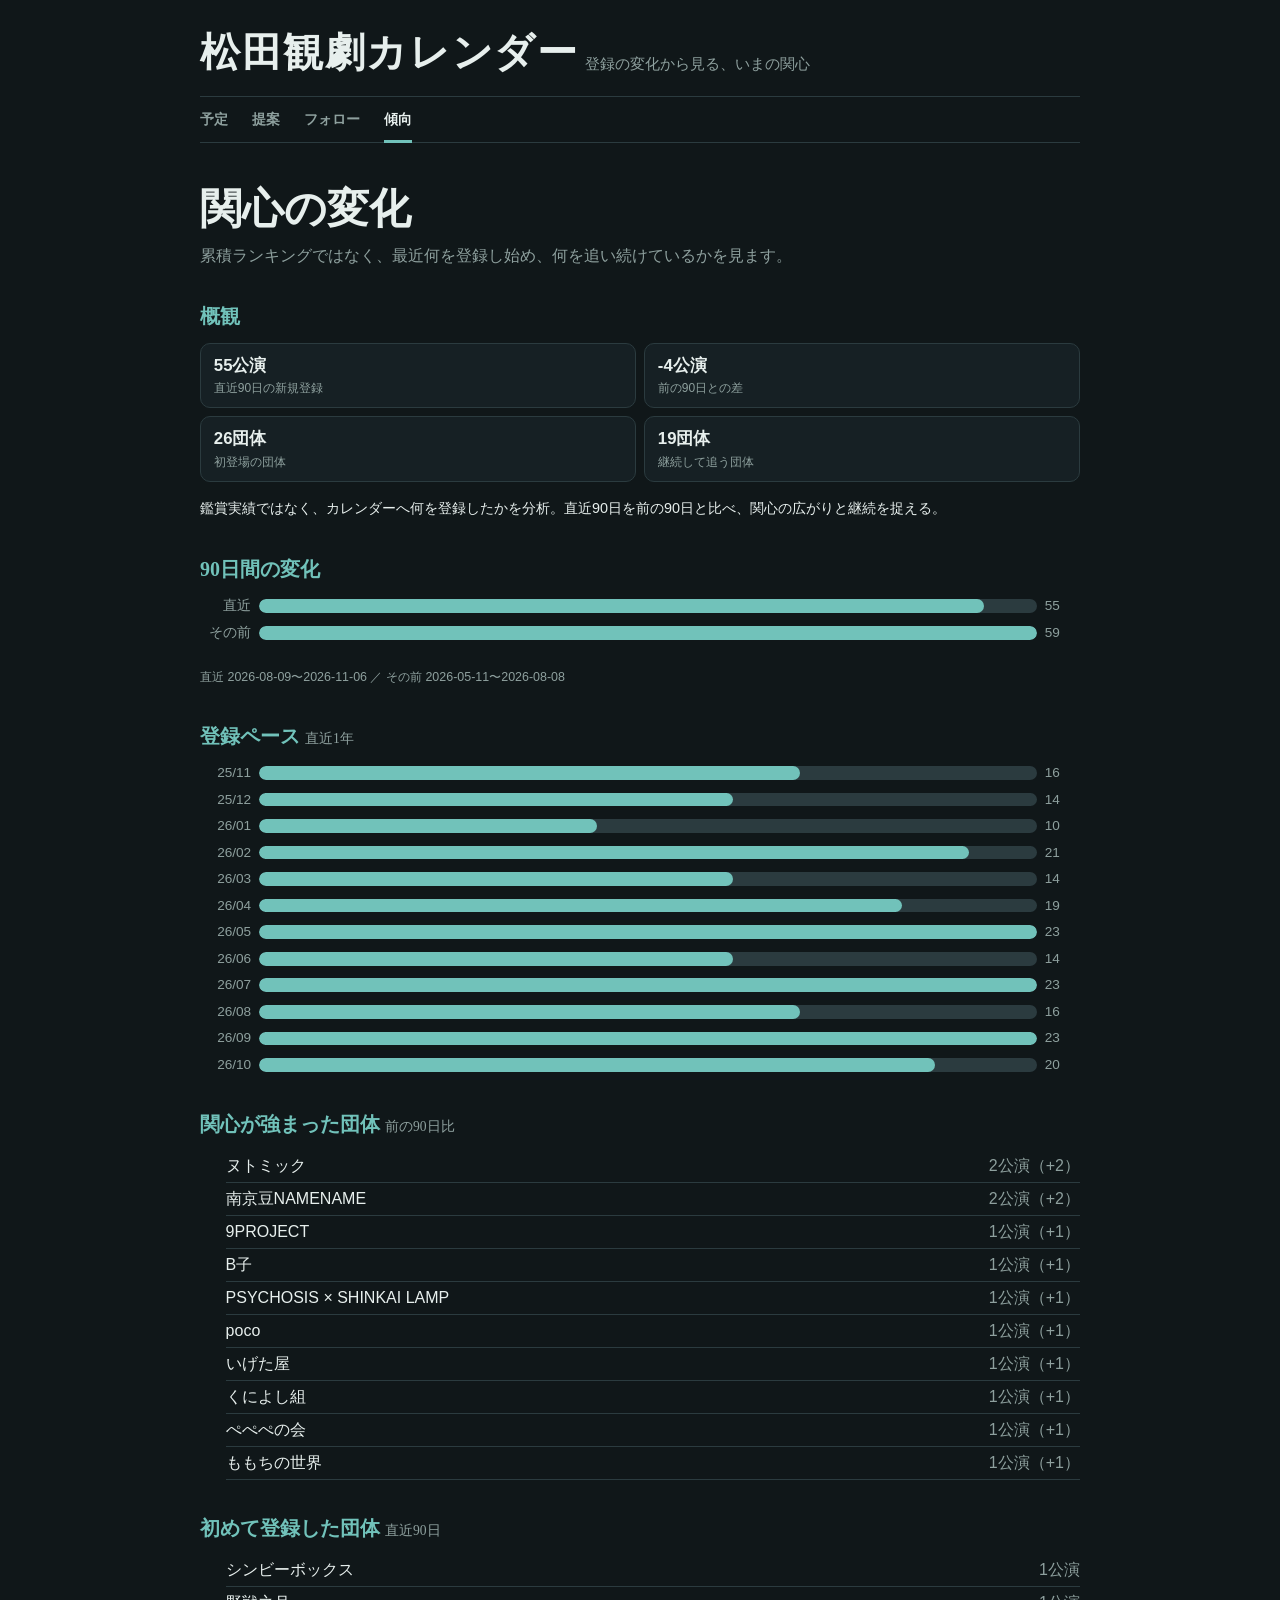
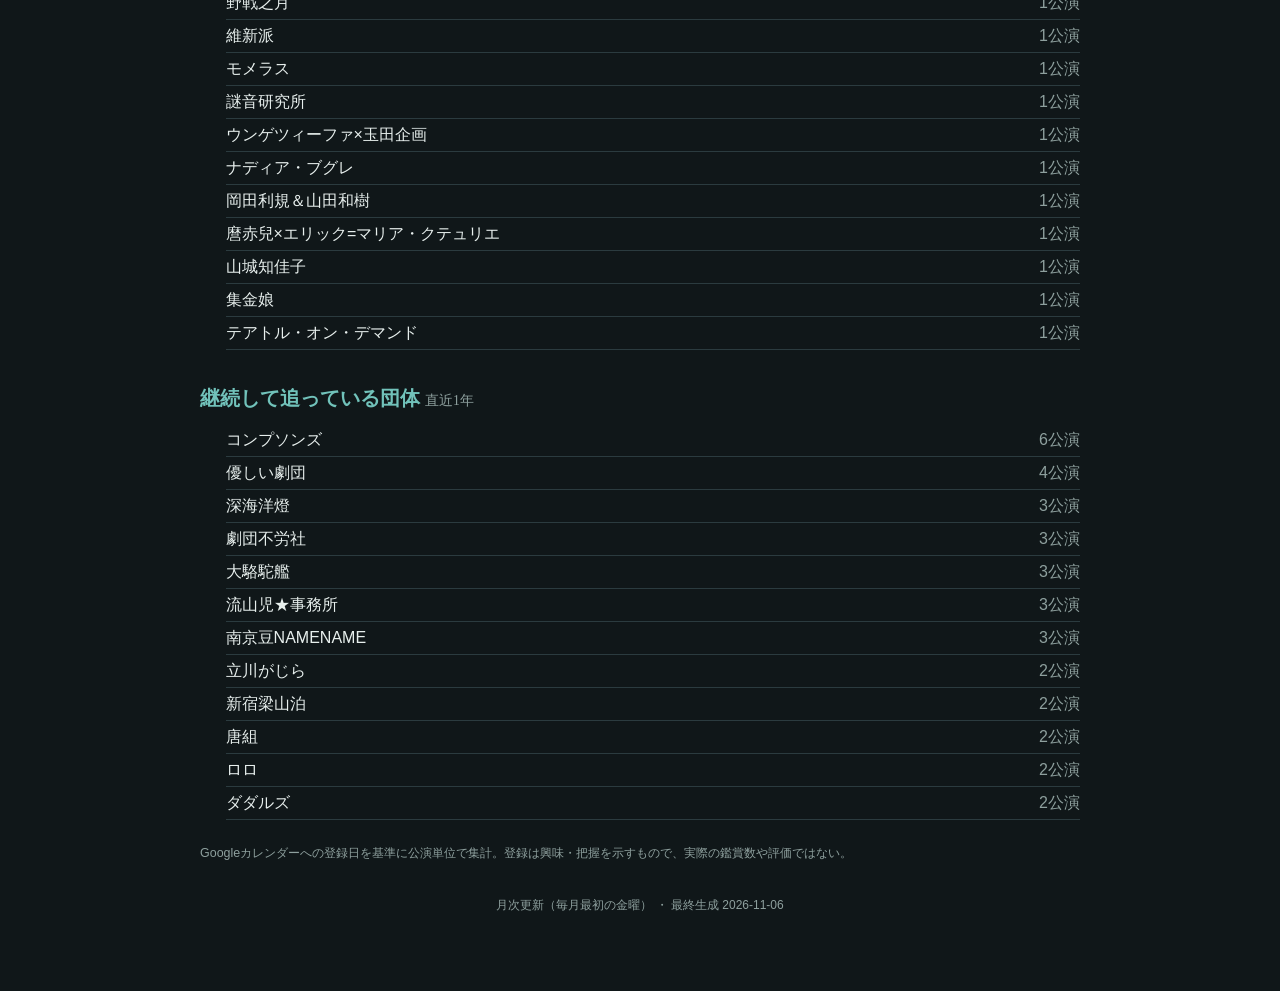
<file: site/digest.html>
<!DOCTYPE html>
<html lang="ja">
<head>
<meta charset="utf-8">
<meta name="viewport" content="width=device-width, initial-scale=1">
<title>傾向ダイジェスト ・ 松田観劇カレンダー</title>
<link rel="stylesheet" href="assets/style.css">
<link rel="manifest" href="manifest.json">
<meta name="theme-color" content="#101719">
<link rel="apple-touch-icon" href="assets/icons/apple-touch-icon.png">
<link rel="icon" type="image/png" sizes="32x32" href="assets/icons/favicon-32.png">
<script src="assets/register-sw.js" defer></script>
</head>
<body>
<header class="masthead">
  <a class="brand" href="./"><span>松田観劇カレンダー</span></a>
  <p class="subtitle">登録の変化から見る、いまの関心</p>
</header>
<nav class="site-nav" aria-label="メインナビゲーション">
  <a href="./">予定</a>
  <a href="proposals.html">提案</a>
  <a href="follows.html">フォロー</a>
  <a href="digest.html" aria-current="page">傾向</a>
</nav>

<main id="app">
  <p class="loading">読み込み中…</p>
</main>

<footer>
  <p id="meta"></p>
</footer>

<script src="assets/digest.js"></script>
</body>
</html>
</file>
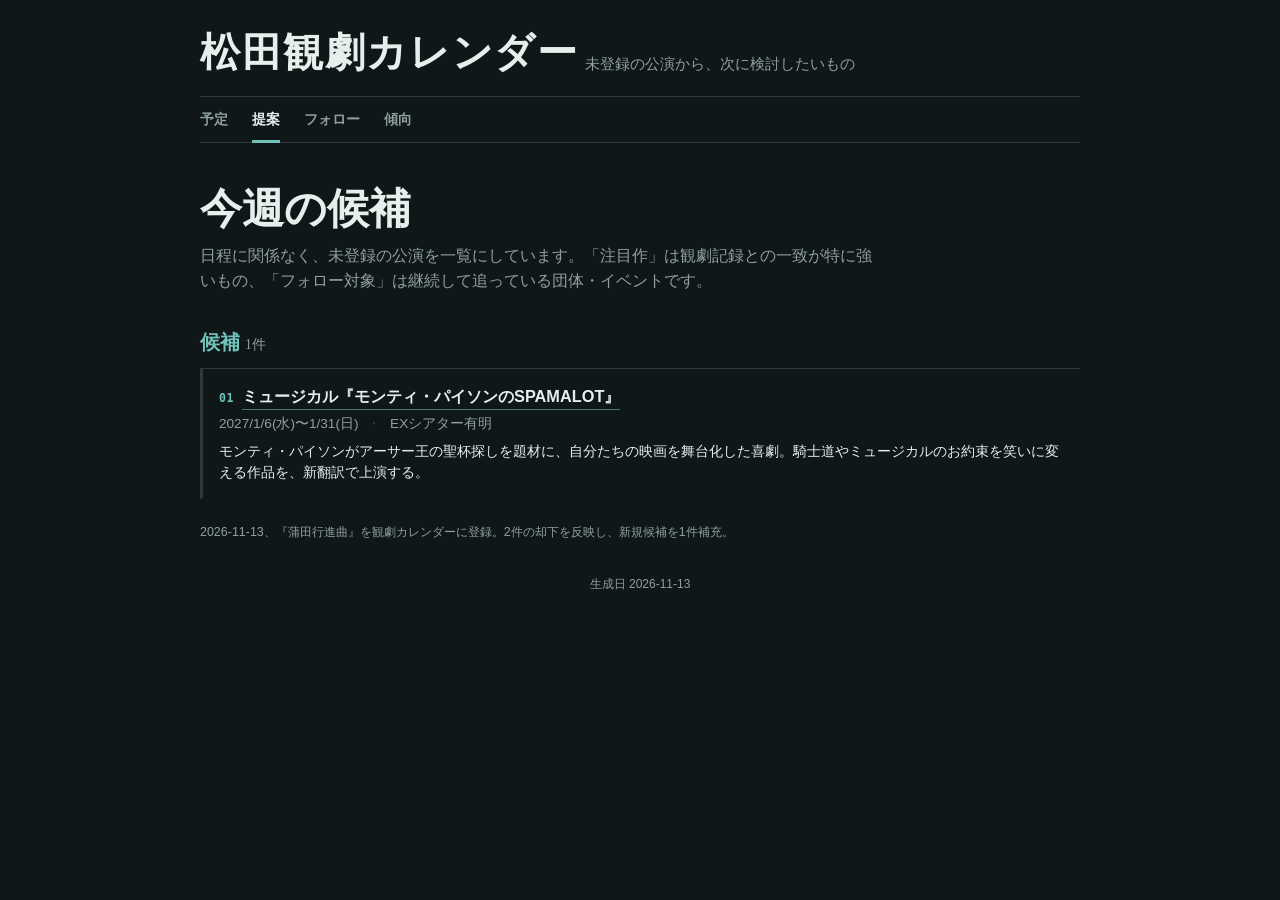
<file: site/proposals.html>
<!DOCTYPE html>
<html lang="ja">
<head>
<meta charset="utf-8">
<meta name="viewport" content="width=device-width, initial-scale=1">
<title>おすすめ提案 ・ 松田観劇カレンダー</title>
<link rel="stylesheet" href="assets/style.css">
<link rel="manifest" href="manifest.json">
<meta name="theme-color" content="#101719">
<link rel="apple-touch-icon" href="assets/icons/apple-touch-icon.png">
<link rel="icon" type="image/png" sizes="32x32" href="assets/icons/favicon-32.png">
<script src="assets/register-sw.js" defer></script>
</head>
<body>
<header class="masthead">
  <a class="brand" href="./"><span>松田観劇カレンダー</span></a>
  <p class="subtitle">未登録の公演から、次に検討したいもの</p>
</header>
<nav class="site-nav" aria-label="メインナビゲーション">
  <a href="./">予定</a>
  <a href="proposals.html" aria-current="page">提案</a>
  <a href="follows.html">フォロー</a>
  <a href="digest.html">傾向</a>
</nav>

<main id="app">
  <p class="loading">読み込み中…</p>
</main>

<footer>
  <p id="meta"></p>
</footer>

<script src="assets/proposals.js"></script>
</body>
</html>
</file>
<file: site/assets/style.css>
/* サイトは常時ダーク表示固定（ライトモードは意図的に廃止済み） */
:root {
  --bg: #101719;
  --fg: #e7efed;
  --muted: #8ea09e;
  --card: #162024;
  --border: #2b3b3f;
  --accent: #71c2ba;
  --accent-soft: #183536;
  --soon: #e0ae55;
  --stage: #cc7392;
}

* { box-sizing: border-box; }

body {
  margin: 0 auto;
  max-width: 960px;
  padding: 1.5rem clamp(1rem, 4vw, 2.5rem) 4rem;
  background: var(--bg);
  color: var(--fg);
  font-family: "Hiragino Kaku Gothic ProN", "Yu Gothic", "Noto Sans JP", sans-serif;
  line-height: 1.6;
}

.masthead {
  display: grid;
  grid-template-columns: minmax(14rem, 1fr) minmax(16rem, 1.4fr);
  align-items: end;
  gap: 2rem;
  padding: 0.4rem 0 1.25rem;
  border-bottom: 1px solid var(--border);
}

.brand {
  color: var(--fg);
  text-decoration: none;
  line-height: 1.15;
}

.brand span {
  display: block;
  font-family: "Yu Mincho", "Hiragino Mincho ProN", serif;
  font-size: clamp(1.55rem, 4vw, 2.5rem);
  font-weight: 600;
  letter-spacing: 0.04em;
  word-break: keep-all;
}

.eyebrow {
  display: block;
  margin-top: 0.4rem;
  color: var(--accent);
  font-family: ui-monospace, SFMono-Regular, Menlo, monospace;
  font-size: 0.68rem;
  font-weight: 700;
  letter-spacing: 0.16em;
}

.lead {
  margin: 0;
  font-size: 0.9rem;
  line-height: 1.7;
}

.lead a {
  color: var(--accent);
  word-break: break-all;
}

.subtitle {
  margin: 0;
  color: var(--muted);
  font-size: 0.95rem;
}

.site-nav {
  display: flex;
  gap: 1.5rem;
  margin: 0 0 1.5rem;
  border-bottom: 1px solid var(--border);
}

.site-nav a {
  position: relative;
  padding: 0.75rem 0 0.65rem;
  color: var(--muted);
  font-size: 0.86rem;
  font-weight: 700;
  text-decoration: none;
}

.site-nav a[aria-current="page"] { color: var(--fg); }
.site-nav a[aria-current="page"]::after {
  position: absolute;
  right: 0;
  bottom: -1px;
  left: 0;
  height: 3px;
  background: var(--accent);
  content: "";
}

.pulse {
  margin: 0 0 1.6rem;
  border: 1px solid var(--border);
  background: linear-gradient(110deg, #142326, #11191c 64%);
}

.pulse-head {
  display: flex;
  justify-content: space-between;
  padding: 0.65rem 0.8rem;
  color: var(--muted);
  font: 0.68rem ui-monospace, SFMono-Regular, Menlo, monospace;
  border-bottom: 1px solid var(--border);
}

.pulse-grid { display: grid; grid-template-columns: repeat(3, 1fr); }
.pulse-grid a {
  display: grid;
  grid-template-columns: auto 1fr;
  align-items: baseline;
  column-gap: 0.7rem;
  padding: 1rem;
  color: var(--fg);
  text-decoration: none;
  border-right: 1px solid var(--border);
}
.pulse-grid a:last-child { border-right: 0; }
.pulse-grid strong {
  grid-row: 1 / 3;
  color: var(--accent);
  font: 600 clamp(1.8rem, 5vw, 2.7rem) "Yu Mincho", "Hiragino Mincho ProN", serif;
  line-height: 1;
}
.pulse-grid span { font-size: 0.85rem; font-weight: 700; }
.pulse-grid small { color: var(--muted); font-size: 0.68rem; }

.page-links {
  display: flex;
  gap: 0.5rem;
  flex-wrap: wrap;
  margin: 0 0 1rem;
}

.page-link {
  display: inline-flex;
  align-items: center;
  gap: 0.35rem;
  padding: 0.4rem 0.85rem;
  font-size: 0.85rem;
  font-weight: 500;
  border: 1px solid var(--border);
  border-radius: 999px;
  background: var(--card);
  color: var(--fg);
  text-decoration: none;
  transition: border-color 0.15s ease, background 0.15s ease, color 0.15s ease, transform 0.15s ease;
}

.page-link:hover {
  border-color: var(--accent);
  background: var(--accent-soft);
  color: var(--accent);
  transform: translateY(-1px);
}

.pl-icon {
  font-size: 0.95em;
  line-height: 1;
}

/* スクロール追従するタブ＋検索バー */
.sticky-bar {
  position: sticky;
  top: 0;
  z-index: 20;
  margin: 0 calc(clamp(1rem, 4vw, 2.5rem) * -1) 0.6rem;
  padding: 0.55rem clamp(1rem, 4vw, 2.5rem) 0.5rem;
  background: color-mix(in srgb, var(--bg) 88%, transparent);
  backdrop-filter: saturate(140%) blur(8px);
  -webkit-backdrop-filter: saturate(140%) blur(8px);
  border-bottom: 1px solid transparent;
  transition: border-color 0.2s ease, box-shadow 0.2s ease;
}

.sticky-bar.stuck {
  border-bottom-color: var(--border);
  box-shadow: 0 4px 14px -10px rgba(0, 0, 0, 0.5);
}

.tabs {
  display: flex;
  gap: 0.4rem;
  margin-bottom: 0.5rem;
  overflow-x: auto;
  -webkit-overflow-scrolling: touch;
  scrollbar-width: none;
}

.tabs::-webkit-scrollbar { display: none; }

.tab {
  flex: 1 0 auto;
  min-width: 4.6rem;
  padding: 0.5rem 0.6rem;
  font-size: 0.92rem;
  white-space: nowrap;
  border: 1px solid var(--border);
  border-radius: 2px;
  background: transparent;
  color: var(--fg);
  cursor: pointer;
  transition: border-color 0.15s ease, background 0.15s ease, color 0.15s ease;
}

.tab:hover { border-color: var(--accent); }

.tab.active {
  border-color: var(--accent);
  background: var(--accent);
  color: var(--bg);
  font-weight: 600;
}

/* 日程フィルタの開閉 */
.filter-disclosure {
  margin-bottom: 1rem;
  border: 1px solid var(--border);
  border-radius: 2px;
  background: transparent;
}

.filter-disclosure > summary {
  padding: 0.55rem 0.9rem;
  font-size: 0.85rem;
  color: var(--muted);
  cursor: pointer;
  list-style: none;
  display: flex;
  align-items: center;
  gap: 0.4rem;
}

.filter-disclosure > summary::-webkit-details-marker { display: none; }

.filter-disclosure > summary::before {
  content: "▾";
  transition: transform 0.15s ease;
  display: inline-block;
}

.filter-disclosure[open] > summary::before { transform: rotate(180deg); }

.filter-disclosure[open] > summary { color: var(--accent); }

.filter-body {
  padding: 0 0.9rem 0.8rem;
}

.datefilter {
  display: flex;
  align-items: center;
  gap: 0.4rem;
  margin-top: 0.5rem;
  flex-wrap: wrap;
}

.datelabel {
  color: var(--muted);
  font-size: 0.8rem;
}

.datesep { color: var(--muted); }

.datefilter input[type="date"] {
  padding: 0.35rem 0.5rem;
  font-size: 0.9rem;
  border: 1px solid var(--border);
  border-radius: 8px;
  background: var(--card);
  color: var(--fg);
  font-family: inherit;
}

#date-clear {
  padding: 0.3rem 0.6rem;
  font-size: 0.8rem;
  border: 1px solid var(--border);
  border-radius: 8px;
  background: var(--card);
  color: var(--muted);
  cursor: pointer;
}

.months {
  display: flex;
  align-items: center;
  gap: 0.5rem;
  margin-top: 0.45rem;
  flex-wrap: wrap;
}

.month-btns {
  display: flex;
  gap: 0.25rem;
  flex-wrap: wrap;
  flex: 1;
}

.month-btn {
  flex: 1 0 auto;
  min-width: 2.6rem;
  padding: 0.3rem 0.4rem;
  font-size: 0.8rem;
  border: 1px solid var(--border);
  border-radius: 8px;
  background: var(--card);
  color: var(--fg);
  cursor: pointer;
}

.month-btn:hover { border-color: var(--accent); }

.month-btn.active {
  border-color: var(--accent);
  background: var(--accent-soft);
  color: var(--accent);
  font-weight: 600;
}

#search {
  width: 100%;
  padding: 0.55rem 0.75rem;
  font-size: 1rem;
  border: 1px solid var(--border);
  border-radius: 2px;
  background: var(--card);
  color: var(--fg);
}

h2.section {
  margin: 2rem 0 0.65rem;
  font-family: "Yu Mincho", "Hiragino Mincho ProN", serif;
  font-size: 1.25rem;
  color: var(--accent);
}

h3.month {
  margin: 1.1rem 0 0.45rem;
  font-size: 0.9rem;
  color: var(--muted);
  font-weight: 600;
  border-bottom: 1px solid var(--border);
  padding-bottom: 0.2rem;
}

h2.section .count {
  color: var(--muted);
  font-weight: normal;
  font-size: 0.85rem;
}

.card {
  position: relative;
  background: transparent;
  border: 0;
  border-top: 1px solid var(--border);
  border-bottom: 1px solid transparent;
  border-left: 3px solid var(--border);
  border-radius: 0;
  padding: 0.85rem 1rem;
  margin-bottom: 0;
  transition: transform 0.12s ease, box-shadow 0.12s ease, border-color 0.12s ease;
}

@media (hover: hover) {
  .card:hover {
    transform: translateY(-1px);
    box-shadow: 0 6px 18px -12px rgba(0, 0, 0, 0.55);
    border-color: color-mix(in srgb, var(--accent) 45%, var(--border));
  }
}

/* 開催状態で左の色帯を変える */
.card.status-ongoing { border-left-color: var(--accent); }
.card.status-soon { border-left-color: var(--soon); }

.card .title {
  display: flex;
  align-items: baseline;
  flex-wrap: wrap;
  gap: 0.25rem 0.5rem;
  font-weight: 600;
  font-size: 1.02rem;
  line-break: strict;
  text-wrap: pretty;
}

.proposal-title {
  display: flex;
  align-items: flex-start;
  gap: 0.65rem;
}

.proposal-heading {
  display: flex;
  align-items: flex-start;
  justify-content: space-between;
  gap: 0.75rem;
}

.proposal-featured { border-left-color: var(--soon); }

.proposal-flags {
  display: flex;
  flex: 0 0 auto;
  flex-wrap: wrap;
  justify-content: flex-end;
  gap: 0.3rem;
}

.proposal-flags span {
  padding: 0.14rem 0.45rem;
  color: var(--accent);
  border: 1px solid color-mix(in srgb, var(--accent) 55%, var(--border));
  font: 700 0.65rem/1.4 ui-monospace, SFMono-Regular, Menlo, monospace;
  letter-spacing: 0.04em;
}

.proposal-featured .proposal-flags span:first-child {
  color: var(--soon);
  border-color: color-mix(in srgb, var(--soon) 60%, var(--border));
}

.proposal-number {
  flex: 0 0 auto;
  margin-top: 0.18rem;
  color: var(--accent);
  font: 700 0.72rem/1.2 ui-monospace, "SFMono-Regular", Consolas, monospace;
  letter-spacing: 0.05em;
}

.card .title a {
  color: inherit;
  text-decoration: none;
  border-bottom: 1px solid color-mix(in srgb, var(--accent) 55%, transparent);
}

.card .info {
  display: flex;
  align-items: baseline;
  flex-wrap: wrap;
  gap: 0.15rem 0.55rem;
  margin-top: 0.2rem;
  font-size: 0.85rem;
  color: var(--muted);
}

.card .info > * { min-width: 0; }
.card .info > :not(.chip) + :not(.chip)::before { margin-right: 0.55rem; color: var(--border); content: "・"; }

.ticketing {
  display: flex;
  flex-wrap: wrap;
  gap: 0.35rem;
  margin-top: 0.55rem;
}

.ticket-stage {
  display: inline-flex;
  gap: 0.4rem;
  align-items: baseline;
  padding: 0.2rem 0.55rem;
  border: 1px solid color-mix(in srgb, var(--accent) 55%, var(--border));
  color: var(--fg);
  font-size: 0.76rem;
  text-decoration: none;
}

.ticket-stage span { color: var(--muted); }
.ticket-stage strong { color: var(--accent); font-weight: 650; }
.ticket-stage.is-upcoming strong { color: var(--soon); }
.ticket-stage.is-sold-out,
.ticket-stage.is-cancelled { border-color: var(--border); }
.ticket-stage.is-sold-out strong,
.ticket-stage.is-cancelled strong { color: var(--muted); }

a.ticket-stage:hover,
a.ticket-stage:focus-visible { border-color: var(--accent); }

.badge {
  display: inline-block;
  margin-left: 0;
  padding: 0 0.45rem;
  font-size: 0.75rem;
  border-radius: 999px;
  background: var(--accent-soft);
  color: var(--accent);
  vertical-align: 0.1em;
}

/* 開催中は塗り、まもなく開幕はアンバーで強調 */
.status-ongoing .badge {
  background: #9e2b2b;
  color: #fff;
}

.status-soon .badge {
  background: color-mix(in srgb, var(--soon) 18%, transparent);
  color: var(--soon);
}

.info .maploc {
  color: var(--muted);
  text-decoration: none;
  border-bottom: 1px dotted var(--muted);
}

.chip {
  display: inline-block;
  margin-left: 0;
  padding: 0 0.5rem;
  font-size: 0.75rem;
  border: 1px solid var(--border);
  border-radius: 999px;
  background: var(--bg);
  color: var(--muted);
  cursor: pointer;
}

.chip:hover {
  border-color: var(--accent);
  color: var(--accent);
}

.company-row {
  display: flex;
  justify-content: space-between;
  align-items: baseline;
  gap: 0.75rem;
  width: 100%;
  padding: 0.6rem 0.9rem;
  margin-bottom: 0.4rem;
  font-size: 0.95rem;
  text-align: left;
  border: 1px solid var(--border);
  border-radius: 10px;
  background: var(--card);
  color: var(--fg);
  cursor: pointer;
}

.company-row .name { font-weight: 600; }

.company-row .meta {
  color: var(--muted);
  font-size: 0.8rem;
  white-space: nowrap;
}

.company-head {
  display: flex;
  align-items: center;
  gap: 0.75rem;
  margin-top: 1rem;
}

.company-head h2 { margin: 0; font-size: 1.15rem; }

.overview {
  margin: 0.6rem 0 0.25rem;
  padding: 0.7rem 0.9rem;
  border: 1px solid var(--border);
  border-left: 3px solid var(--accent);
  border-radius: 8px;
  background: var(--card);
}

.overview p {
  margin: 0;
  font-size: 0.9rem;
  line-height: 1.7;
}

.ov-meta {
  margin-top: 0.4rem;
  display: flex;
  gap: 0.75rem;
  font-size: 0.75rem;
}

.ov-src { color: var(--accent); }
.ov-date { color: var(--muted); }

#back-companies {
  padding: 0.3rem 0.6rem;
  font-size: 0.8rem;
  border: 1px solid var(--border);
  border-radius: 8px;
  background: var(--card);
  color: var(--muted);
  cursor: pointer;
}

.navlink { color: var(--accent); }

.stats {
  display: flex;
  flex-wrap: wrap;
  gap: 0.5rem;
  margin-bottom: 0.75rem;
}

.stat {
  flex: 1 1 40%;
  display: flex;
  flex-direction: column;
  padding: 0.55rem 0.8rem;
  border: 1px solid var(--border);
  border-radius: 10px;
  background: var(--card);
}

.stat .v { font-weight: 700; font-size: 1.05rem; }
.stat .l { color: var(--muted); font-size: 0.75rem; }

.digest-text {
  font-size: 0.9rem;
  line-height: 1.7;
}

.card .reason {
  margin-top: 0.35rem;
  font-size: 0.85rem;
  line-height: 1.6;
}

.digest-notes {
  margin-top: 1.5rem;
  color: var(--muted);
  font-size: 0.78rem;
}

.bars {
  display: flex;
  flex-direction: column;
  gap: 0.3rem;
  margin-bottom: 0.5rem;
}

.bar-row {
  display: flex;
  align-items: center;
  gap: 0.5rem;
  font-size: 0.85rem;
}

.bar-label {
  flex: 0 0 3.2rem;
  color: var(--muted);
  text-align: right;
}

.bar-track {
  flex: 1;
  height: 0.85rem;
  background: var(--border);
  border-radius: 999px;
  overflow: hidden;
}

.bar-fill {
  display: block;
  height: 100%;
  background: var(--accent);
  border-radius: 999px;
}

.bar-val {
  flex: 0 0 2.2rem;
  color: var(--muted);
  font-variant-numeric: tabular-nums;
}

.ranklist {
  margin: 0 0 0.5rem;
  padding-left: 1.6rem;
}

.ranklist li {
  display: flex;
  justify-content: space-between;
  gap: 0.75rem;
  padding: 0.2rem 0;
  border-bottom: 1px solid var(--border);
}

.ranklist .rk-count {
  color: var(--muted);
  font-variant-numeric: tabular-nums;
}

.empty, .loading {
  color: var(--muted);
  text-align: center;
  padding: 2rem 0;
}

/* 当月ボタンの目印（未選択でも枠でわかる） */
.month-btn.current {
  border-color: color-mix(in srgb, var(--accent) 55%, var(--border));
  font-weight: 600;
}

.month-btn.current.active { font-weight: 700; }

.month-btn.week-btn {
  flex: 0 0 auto;
  min-width: 3.6rem;
  font-weight: 600;
  color: var(--accent);
  border-color: color-mix(in srgb, var(--accent) 45%, var(--border));
}

.month-btn.week-btn.active {
  color: var(--fg);
}

/* 上へ戻る FAB */
#to-top {
  position: fixed;
  right: max(1rem, env(safe-area-inset-right));
  bottom: max(1rem, env(safe-area-inset-bottom));
  z-index: 30;
  width: 2.9rem;
  height: 2.9rem;
  border-radius: 50%;
  border: 1px solid var(--border);
  background: var(--card);
  color: var(--accent);
  font-size: 1.15rem;
  line-height: 1;
  cursor: pointer;
  box-shadow: 0 6px 20px -8px rgba(0, 0, 0, 0.5);
  opacity: 0;
  pointer-events: none;
  transform: translateY(8px);
  transition: opacity 0.18s ease, transform 0.18s ease;
}

#to-top.show {
  opacity: 1;
  pointer-events: auto;
  transform: translateY(0);
}

/* 検索結果の見出し */
.result-note {
  margin: 0.25rem 0 0.75rem;
  font-size: 0.85rem;
  color: var(--muted);
}

.result-note b { color: var(--fg); }

/* キーボード操作時のフォーカス可視化 */
:focus-visible {
  outline: 2px solid var(--accent);
  outline-offset: 2px;
  border-radius: 6px;
}

@media (prefers-reduced-motion: reduce) {
  * { transition: none !important; }
}

footer {
  margin-top: 2rem;
  font-size: 0.75rem;
  color: var(--muted);
  text-align: center;
}

.foot-link {
  margin: 0.4rem 0 0;
}

.foot-link a {
  color: var(--accent);
  text-decoration: none;
  border-bottom: 1px solid var(--border);
}

.page-intro {
  max-width: 42rem;
  margin: 2.4rem 0 1.5rem;
}

.page-intro h1 {
  margin: 0.35rem 0;
  font: 600 clamp(1.7rem, 5vw, 2.6rem) "Yu Mincho", "Hiragino Mincho ProN", serif;
  line-break: strict;
  text-wrap: balance;
}

.page-intro p { margin: 0; color: var(--muted); }

.follow-grid {
  display: grid;
  grid-template-columns: repeat(2, minmax(0, 1fr));
  gap: 1px;
  background: var(--border);
  border: 1px solid var(--border);
}

.follow-card {
  min-width: 0;
  padding: 1.1rem;
  background: var(--bg);
}

.follow-head {
  display: flex;
  align-items: center;
  justify-content: space-between;
  gap: 1rem;
}

.follow-head .eyebrow { margin: 0; }
.watch-status {
  color: var(--soon);
  font: 0.72rem ui-monospace, SFMono-Regular, Menlo, monospace;
}

.follow-card h2 {
  margin: 0.55rem 0 0.35rem;
  font: 600 1.15rem "Yu Mincho", "Hiragino Mincho ProN", serif;
  line-break: strict;
  text-wrap: pretty;
}

.follow-card h2 a { color: var(--fg); text-decoration-color: var(--accent); }
.follow-card > p { margin: 0; color: var(--muted); font-size: 0.84rem; }
.latest-note {
  margin: 1rem 0;
  padding-left: 0.75rem;
  border-left: 2px solid var(--stage);
  font-size: 0.82rem;
}
.latest-note > span {
  display: block;
  color: var(--muted);
  font: 0.68rem ui-monospace, SFMono-Regular, Menlo, monospace;
}
.latest-note a, .follow-schedule a { color: var(--accent); }
.follow-schedule { display: grid; gap: 0.35rem; font-size: 0.78rem; }
.follow-schedule strong { color: var(--muted); font-size: 0.68rem; letter-spacing: 0.08em; }
.follow-schedule a { display: flex; justify-content: space-between; gap: 0.75rem; }
.follow-schedule span { flex: 0 0 auto; color: var(--muted); }
.follow-empty { margin: 0; color: var(--muted); font-size: 0.78rem; }

@media (max-width: 640px) {
  .masthead { grid-template-columns: 1fr; gap: 0.65rem; }
  .site-nav { justify-content: space-between; gap: 0.5rem; }
  .site-nav a { flex: 1; text-align: center; }
  .pulse-grid { grid-template-columns: 1fr; }
  .pulse-grid a { border-right: 0; border-bottom: 1px solid var(--border); }
  .pulse-grid a:last-child { border-bottom: 0; }
  .follow-grid { grid-template-columns: 1fr; }
  .proposal-heading { display: block; }
  .proposal-flags { justify-content: flex-start; margin: 0.55rem 0 0 1.5rem; }
}
</file>
